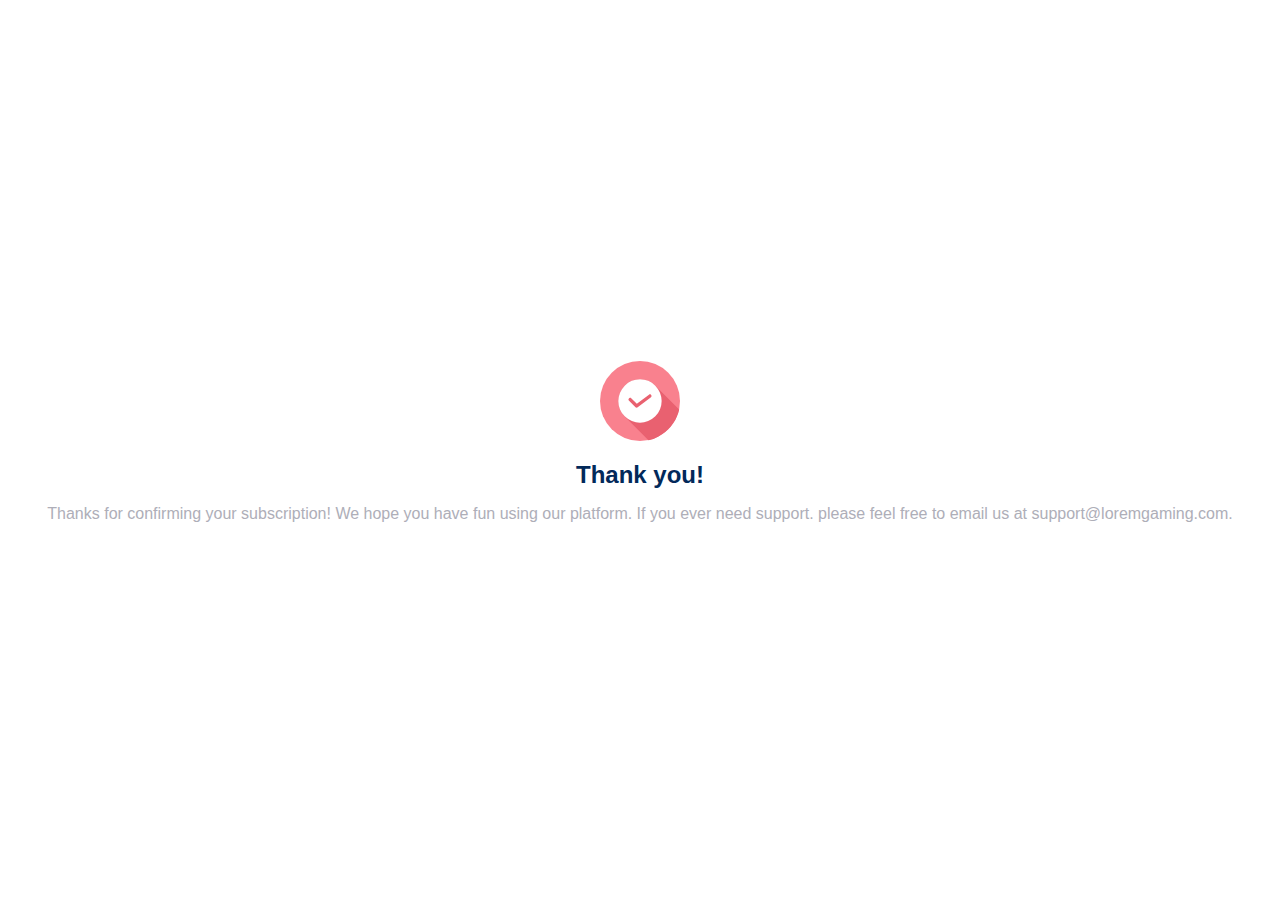
<file: playground.html>
<!DOCTYPE html>
<html lang="en">
<head>
    <meta charset="UTF-8">
    <meta name="viewport" content="width=device-width, initial-scale=1.0">
    <title>Document</title>
    <link rel="stylesheet" href="styles.css">
    <link rel="stylesheet" href="normalize.css">
</head>
<body style="padding: 3rem; background-color: white;">
    <div class="greeting">
        <img src="assets/images/icon-thank-you.svg" alt="">
        <h2>Thank you!</h2>
        <p>Thanks for confirming your subscription! We hope you have fun using our platform. If you ever need support. please feel free to email us at support@loremgaming.com.</p>
    </div>
</body>
</html>
</file>
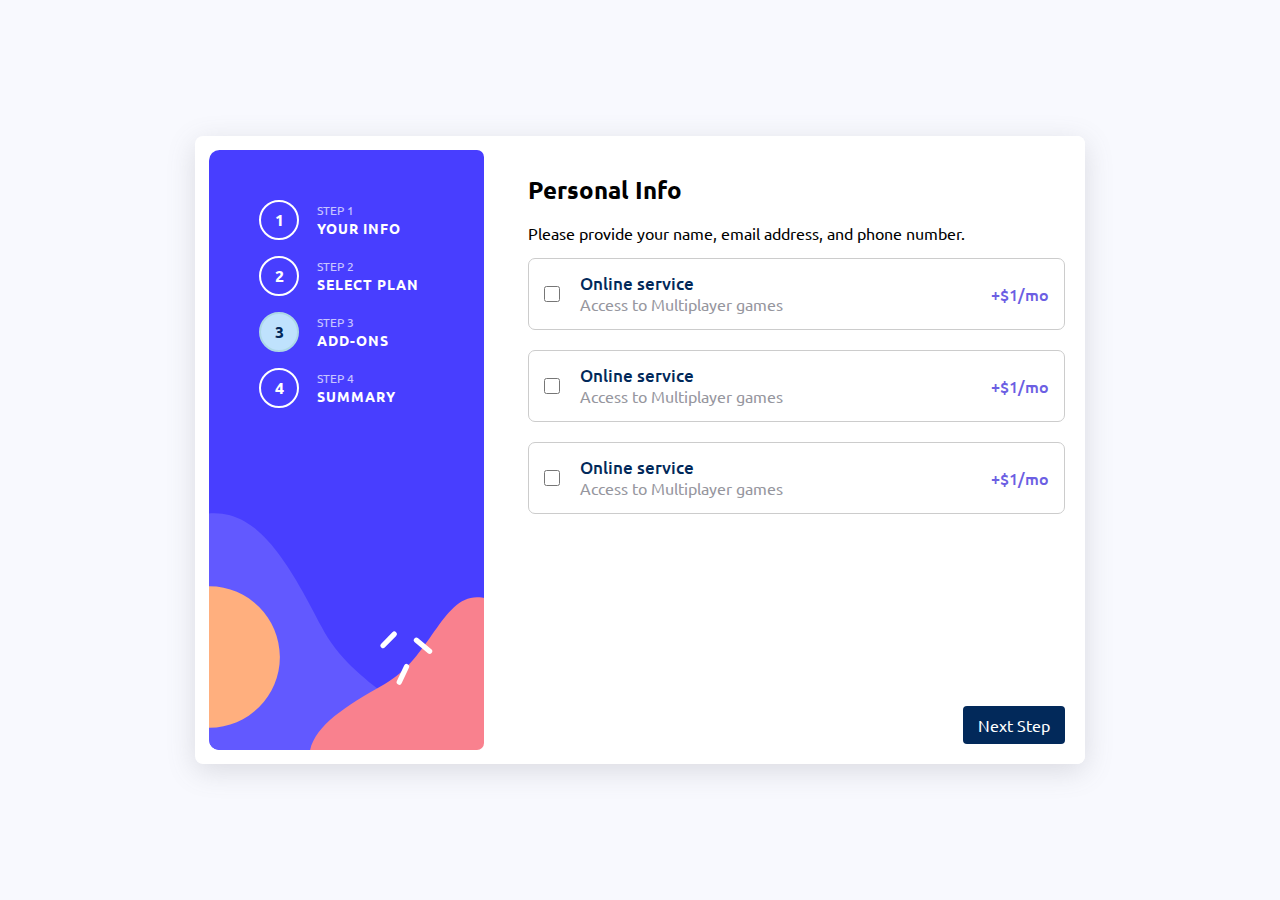
<file: step3.html>
<!DOCTYPE html>
<html lang="en">
  <head>
    <meta charset="UTF-8" />
    <meta name="viewport" content="width=device-width, initial-scale=1.0" />
    <title>Document</title>
    <link rel="preconnect" href="https://fonts.googleapis.com" />
    <link rel="preconnect" href="https://fonts.gstatic.com" crossorigin />
    <link
      href="https://fonts.googleapis.com/css2?family=Ubuntu:wght@400;500;700&display=swap"
      rel="stylesheet"
    />
    <link rel="stylesheet" href="styles.css" />
    <link rel="stylesheet" href="normalize.css" />
  </head>
  <body>
    <div class="step1">
      <div class="steps">
        <div class="step-group">
          <span class="step ">1</span>
          <div class="step__details">
            <p class="step__name">STEP 1</p>
            <p class="step__description">YOUR INFO</p>
          </div>
        </div>
        <div class="step-group">
          <span class="step">2</span>
          <div class="step__details">
            <p class="step__name">STEP 2</p>
            <p class="step__description">SELECT PLAN</p>
          </div>
        </div>
        <div class="step-group">
          <span class="step step__focused">3</span>
          <div class="step__details">
            <p class="step__name">STEP 3</p>
            <p class="step__description">ADD-ONS</p>
          </div>
        </div>
        <div class="step-group">
          <span class="step">4</span>
          <div class="step__details">
            <p class="step__name">STEP 4</p>
            <p class="step__description">SUMMARY</p>
          </div>
        </div>
      </div>

      <div class="card-wrapper">
        <div class="card">
          <h2>Personal Info</h2>
          <p>Please provide your name, email address, and phone number.</p>
          <div class="addon">
            <div class="addon__wrapper">
              <input type="checkbox" name="" id="" />
              <div class="addon__details">
                <p class="addon__name">Online service</p>
                <p class="addon__more">Access to Multiplayer games</p>
              </div>
            </div>
            <span>+$1/mo</span>
          </div>
          <div class="addon">
            <div class="addon__wrapper">
              <input type="checkbox" name="" id="" />
              <div class="addon__details">
                <p class="addon__name">Online service</p>
                <p class="addon__more">Access to Multiplayer games</p>
              </div>
            </div>
            <span>+$1/mo</span>
          </div>
          <div class="addon">
            <div class="addon__wrapper">
              <input type="checkbox" name="" id="" />
              <div class="addon__details">
                <p class="addon__name">Online service</p>
                <p class="addon__more">Access to Multiplayer games</p>
              </div>
            </div>
            <span>+$1/mo</span>
          </div>
        </div>
        <div class="btn-wrapper">
          <a href="step4.html"
            ><button class="btn btn--primary">Next Step</button></a
          >
        </div>
      </div>
    </div>
  </body>
</html>
</file>
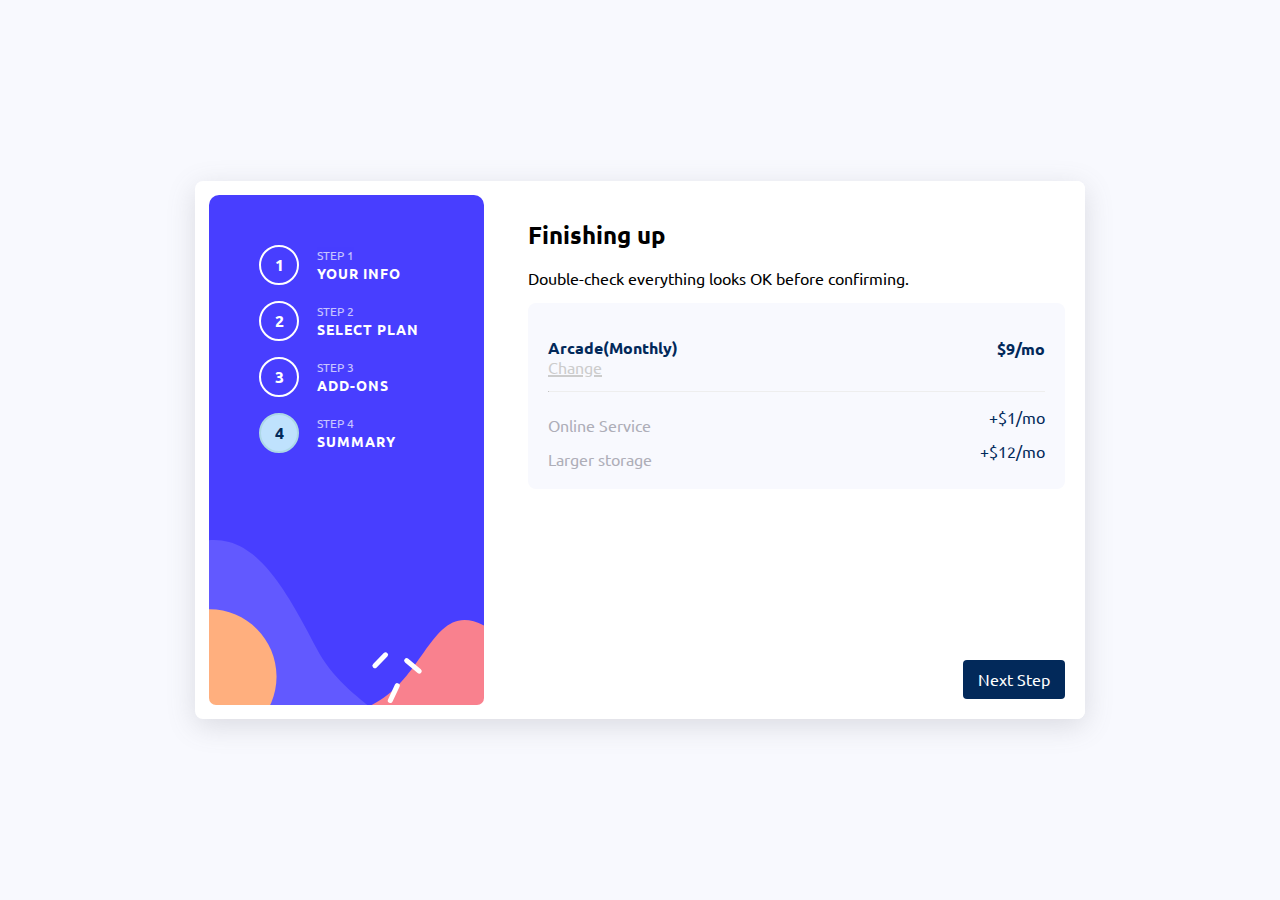
<file: step4.html>
<!DOCTYPE html>
<html lang="en">
  <head>
    <meta charset="UTF-8" />
    <meta name="viewport" content="width=device-width, initial-scale=1.0" />
    <title>Document</title>
    <link rel="preconnect" href="https://fonts.googleapis.com" />
    <link rel="preconnect" href="https://fonts.gstatic.com" crossorigin />
    <link
      href="https://fonts.googleapis.com/css2?family=Ubuntu:wght@400;500;700&display=swap"
      rel="stylesheet"
    />
    <link rel="stylesheet" href="styles.css" />
    <link rel="stylesheet" href="normalize.css" />
  </head>
  <body>
    <div class="step1">
      <div class="steps">
        <div class="step-group">
          <span class="step ">1</span>
          <div class="step__details">
            <p class="step__name ">STEP 1</p>
            <p class="step__description">YOUR INFO</p>
          </div>
        </div>
        <div class="step-group">
          <span class="step ">2</span>
          <div class="step__details">
            <p class="step__name">STEP 2</p>
            <p class="step__description">SELECT PLAN</p>
          </div>
        </div>
        <div class="step-group">
          <span class="step ">3</span>
          <div class="step__details">
            <p class="step__name">STEP 3</p>
            <p class="step__description">ADD-ONS</p>
          </div>
        </div>
        <div class="step-group">
          <span class="step step__focused">4</span>
          <div class="step__details">
            <p class="step__name">STEP 4</p>
            <p class="step__description">SUMMARY</p>
          </div>
        </div>
      </div>

      <div class="card-wrapper">
        <div class="card">
          <h2>Finishing up</h2>
          <p>Double-check everything looks OK before confirming.</p>
          <div class="total-block">
            <div class="total__plan-name">
                <div class="total">
                    <p>Arcade(Monthly)</p>
                    <a href="">Change</a>
                </div>
                <span style="font-weight: bold;" class="price">$9/mo</span>
            </div>
            <hr>
            <div class="total__plan-name total-child">
                <div class="total">
                    <p>Online Service</p>
                </div>
                <span class="price">+$1/mo</span>
            </div>
            <div class="total__plan-name total-child">
                <div class="total">
                    <p>Larger storage</p>
                </div>
                <span class="price">+$12/mo</span>
            </div>
        </div>
        </div>
        <div class="btn-wrapper"><a href="thankyou.html"><button class="btn btn--primary">Next Step</button></a></div>
      </div>

    </div>
  </body>
</html>
</file>
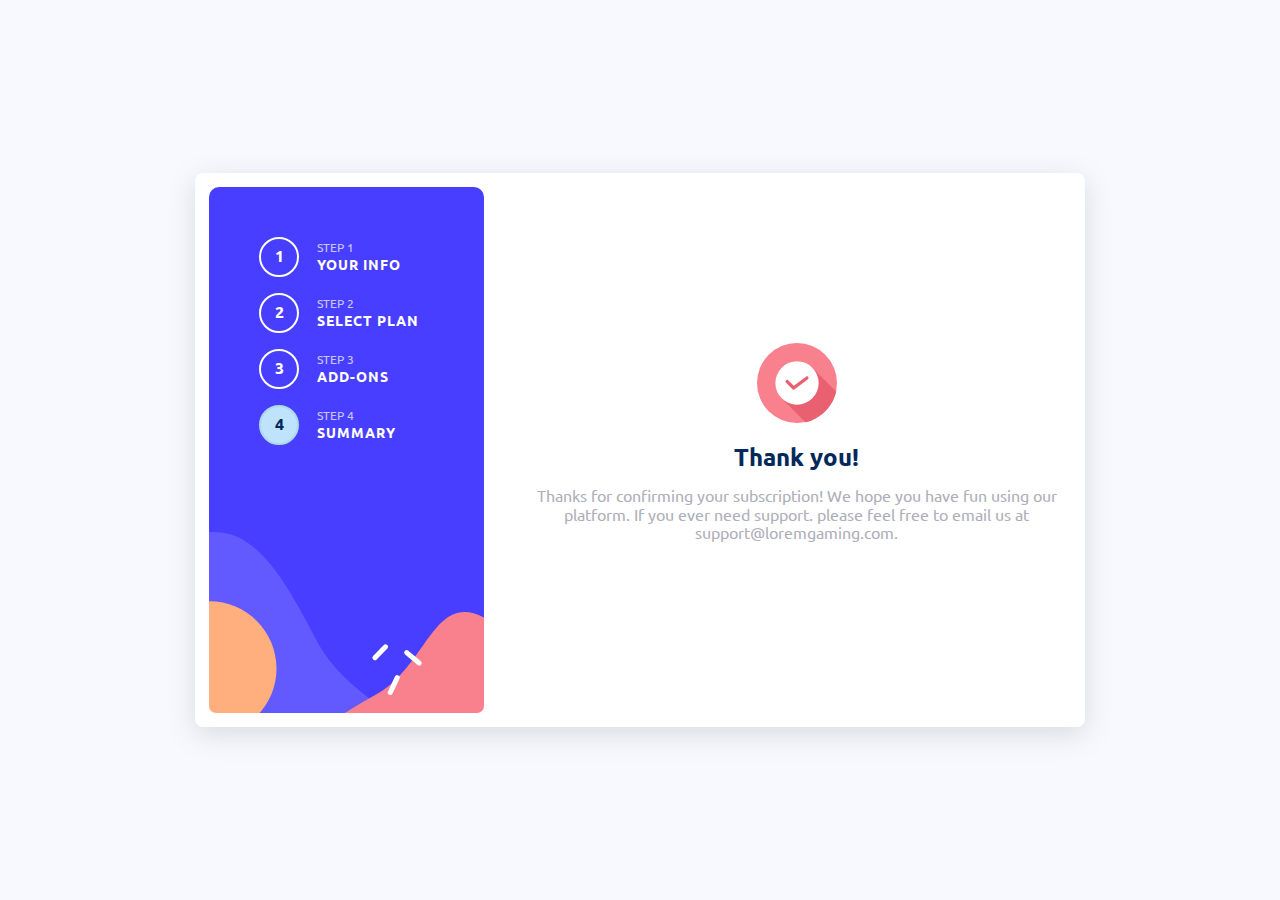
<file: thankyou.html>
<!DOCTYPE html>
<html lang="en">
  <head>
    <meta charset="UTF-8" />
    <meta name="viewport" content="width=device-width, initial-scale=1.0" />
    <title>Document</title>
    <link rel="preconnect" href="https://fonts.googleapis.com" />
    <link rel="preconnect" href="https://fonts.gstatic.com" crossorigin />
    <link
      href="https://fonts.googleapis.com/css2?family=Ubuntu:wght@400;500;700&display=swap"
      rel="stylesheet"
    />
    <link rel="stylesheet" href="styles.css" />
    <link rel="stylesheet" href="normalize.css" />

    <style>
        .step1 .card-wrapper .card{
            margin-top: 15rem;
            margin-bottom: 15rem;
        }
      </style>
  </head>
  <body>
    <div class="step1">
      <div class="steps">
        <div class="step-group">
          <span class="step ">1</span>
          <div class="step__details">
            <p class="step__name ">STEP 1</p>
            <p class="step__description">YOUR INFO</p>
          </div>
        </div>
        <div class="step-group">
          <span class="step ">2</span>
          <div class="step__details">
            <p class="step__name">STEP 2</p>
            <p class="step__description">SELECT PLAN</p>
          </div>
        </div>
        <div class="step-group">
          <span class="step ">3</span>
          <div class="step__details">
            <p class="step__name">STEP 3</p>
            <p class="step__description">ADD-ONS</p>
          </div>
        </div>
        <div class="step-group">
          <span class="step step__focused">4</span>
          <div class="step__details">
            <p class="step__name">STEP 4</p>
            <p class="step__description">SUMMARY</p>
          </div>
        </div>
      </div>

      <div class="card-wrapper">
        <div class="card">
            <div class="greeting">
                <img src="assets/images/icon-thank-you.svg" alt="">
                <h2>Thank you!</h2>
                <p>Thanks for confirming your subscription! We hope you have fun using our platform. If you ever need support. please feel free to email us at support@loremgaming.com.</p>
            </div>

    </div>
  </body>
</html>
</file>
<file: styles.css>
html {
  font-size: 62.5%;
}

*, *::before, *::after {
  box-sizing: border-box;
}

body {
  font-size: 1.5rem;
  font-family: "Ubuntu", sans-serif;
  background-color: #f8f9fe;
}
@media screen and (min-width: 768px) {
  body {
    font-size: 1.6rem;
    display: flex;
    justify-content: center;
    align-items: center;
    height: 100vh;
  }
}

.grid {
  display: grid;
}
@media screen and (min-width: 768px) {
  .grid.grid--1x3 {
    grid-template-columns: repeat(3, 1fr);
  }
}

.step-group {
  display: inline-block;
}
.step-group .step {
  display: inline-flex;
  align-items: center;
  justify-content: center;
  width: 4rem;
  height: 4rem;
  background-color: transparent;
  border: 2px solid #fff;
  color: #fff;
  font-weight: bold;
  border-radius: 100%;
}
.step-group .step__focused {
  background-color: hsl(206, 94%, 87%);
  color: hsl(213, 96%, 18%);
  border-color: lightblue;
}
.step-group .step__details {
  display: none;
}
@media screen and (min-width: 768px) {
  .step-group {
    display: flex;
    align-items: center;
  }
  .step-group p {
    margin: 0;
    line-height: 1.3;
  }
  .step-group .step__details {
    display: block;
    margin-left: 1.8rem;
  }
  .step-group .step__details .step__name {
    font-size: 1.4rem;
    color: #fff;
    opacity: 0.7;
    font-size: 1.2rem;
  }
  .step-group .step__details .step__description {
    color: #fff;
    font-weight: 700;
    letter-spacing: 0.1rem;
    font-size: 1.4rem;
    white-space: nowrap;
  }
}

.btn {
  padding: 1rem 1.5rem;
  border-radius: 4px;
  border: none;
}

.btn--primary {
  color: white;
  background: hsl(213, 96%, 18%);
  transition: background 0.3s;
}
.btn--primary:hover {
  background: hsl(228, 100%, 84%);
}

.plan {
  display: flex;
  align-items: center;
  border: 1px solid #ccc;
  padding: 1.5rem 1.5rem;
  border-radius: 7px;
  margin-bottom: 2rem;
}
.plan img {
  margin-right: 2rem;
}
.plan .plan__details p {
  margin: 0;
  margin-bottom: 0.4rem;
}
.plan .plan__details .plan__price {
  color: #96969e;
  margin-bottom: 0;
}
.plan .plan__details .plan__name {
  color: hsl(213, 96%, 18%);
  font-weight: 500;
  font-size: 1.7rem;
  margin-bottom: 0;
}
.plan:hover {
  border-color: hsl(243, 100%, 62%);
  background: #f8f9fe;
}
@media screen and (min-width: 768px) {
  .plan {
    flex-direction: column;
    padding-left: 2.2rem;
    padding-top: 2.2rem;
  }
  .plan img {
    margin-right: 0;
    margin-bottom: 3rem;
  }
  .plan .plan__details .plan__name {
    font-size: 1.6rem;
  }
  .plan .plan__details .plan__price {
    font-size: 1.3rem;
  }
}

.plan-block.grid {
  -moz-column-gap: 2rem;
       column-gap: 2rem;
}

.addon {
  display: flex;
  align-items: center;
  justify-content: space-between;
  border: 1px solid #ccc;
  padding: 1.5rem;
  border-radius: 7px;
  margin-bottom: 2rem;
}
.addon .addon__wrapper {
  display: flex;
}
.addon input {
  margin-right: 2rem;
  width: 1.6rem;
}
.addon p {
  margin: 0;
}
.addon .addon__details p {
  line-height: 2rem;
}
.addon .addon__details .addon__name {
  color: hsl(213, 96%, 18%);
  font-weight: 500;
  font-size: 1.7rem;
}
.addon .addon__details .addon__more {
  color: #96969e;
}
.addon span {
  color: #6c5fe3;
  font-weight: 500;
}
.addon:hover {
  border-color: hsl(243, 100%, 62%);
  background: #f8f9fe;
}

label {
  color: hsl(213, 96%, 18%);
  font-size: 1.4rem;
}

.input {
  margin-top: 0.5rem;
  width: 100%;
  padding: 1rem 1.3rem;
  border-radius: 3px;
  border: none;
  outline: 0;
  border: 1px solid #ccc;
}

::-moz-placeholder {
  color: #b6b3b3;
  font-weight: 500;
}

::placeholder {
  color: #b6b3b3;
  font-weight: 500;
}

.billing-cycle {
  background-color: #f8f9fe;
  font-weight: 500;
  border-radius: 5px;
  display: flex;
  align-items: center;
  justify-content: center;
}
.billing-cycle img {
  width: 5rem;
  margin-left: 3rem;
  margin-right: 3rem;
}

.total-block {
  background: #f8f9fe;
  border-radius: 8px;
  padding: 2rem;
  width: 100%;
}
.total-block hr {
  color: #d2d1d1;
  border-top: none;
  margin-top: 1.5rem;
}
.total-block .total__plan-name {
  display: flex;
  align-items: center;
  justify-content: space-between;
}
.total-block .total__plan-name P {
  color: hsl(213, 96%, 18%);
  font-weight: bold;
  margin-bottom: 0;
}
.total-block .total__plan-name a {
  color: #ccc;
  text-decoration: underline;
  text-decoration-color: #ccc;
  text-decoration-thickness: 2px;
}
.total-block .total__plan-name .price {
  color: hsl(213, 96%, 18%);
}
.total-block .total__plan-name.total-child p, .total-block .total__plan-name.total-child span {
  font-weight: normal;
  color: #aeaeb8;
}
.total-block .total__plan-name.total-child span {
  color: hsl(213, 96%, 18%);
}

.greeting {
  display: flex;
  align-items: center;
  justify-content: center;
  flex-direction: column;
  width: 100%;
}
.greeting h2 {
  color: hsl(213, 96%, 18%);
  margin-bottom: 0;
}
.greeting p {
  color: #aeaeb8;
  text-align: center;
}

.step1 .steps {
  display: flex;
  background-image: url(assets/images/bg-sidebar-mobile.svg);
  background-size: cover;
  background-repeat: no-repeat;
  justify-content: center;
  padding-top: 3rem;
  padding-bottom: 7rem;
  -moz-column-gap: 1.2rem;
       column-gap: 1.2rem;
}
.step1 .card-wrapper .card {
  background-color: #fff;
  border-radius: 5px;
  padding: 2rem;
  margin: 2rem;
  margin-bottom: 2rem;
  box-shadow: 0 0 10px rgba(0, 0, 0, 0.1);
  position: relative;
  top: -6rem;
}
.step1 .card-wrapper .btn-wrapper {
  display: flex;
  justify-content: flex-end;
  background: #fff;
  padding: 1rem;
  padding-right: 2rem;
}
.step1 .card-wrapper .btn-wrapper .btn {
  display: block;
}

@media screen and (min-width: 768px) {
  .step1 {
    width: 890px;
    display: flex;
    margin: 0 auto;
    background-color: white;
    border-radius: 8px;
    box-shadow: rgba(100, 100, 111, 0.2) 0px 7px 29px 0px;
    overflow: hidden;
  }
  .step1 .steps {
    flex-direction: column;
    background-image: url(assets/images/bg-sidebar-desktop.svg);
    background-size: cover;
    background-repeat: no-repeat;
    padding: 5rem;
    margin: 1.4rem;
    justify-content: flex-start;
    padding-right: 6.5rem;
    row-gap: 1.6rem;
    border-radius: 7px;
  }
  .step1 .card-wrapper {
    margin-left: 1rem;
    position: relative;
    width: 100%;
  }
  .step1 .card-wrapper .card {
    width: 100%;
    margin: 0;
    box-shadow: none;
    position: initial;
    border-radius: 0;
    margin-bottom: 19rem;
  }
  .step1 .card-wrapper .btn {
    display: block;
    position: absolute;
    bottom: 0;
    right: 0;
    margin: 2rem;
  }
}
a {
  text-decoration: none;
  color: initial;
}/*# sourceMappingURL=styles.css.map */
</file>
